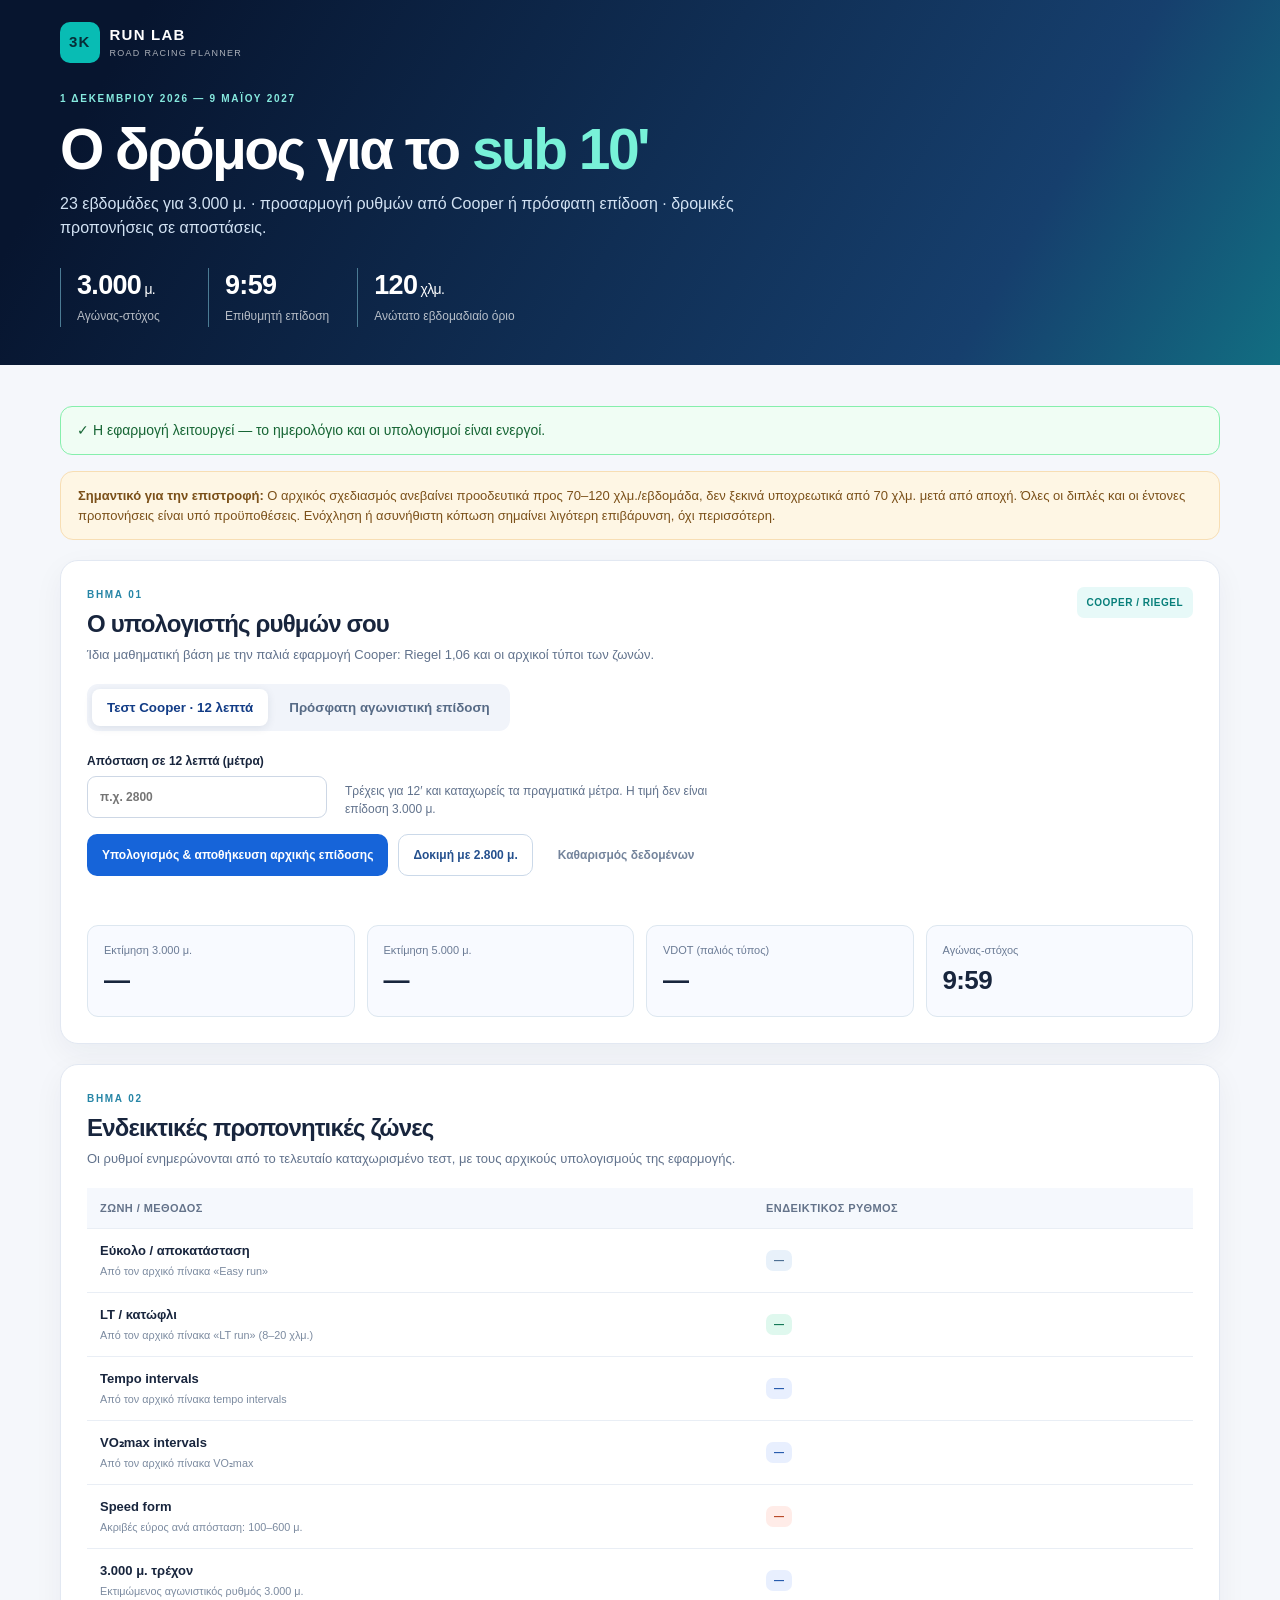
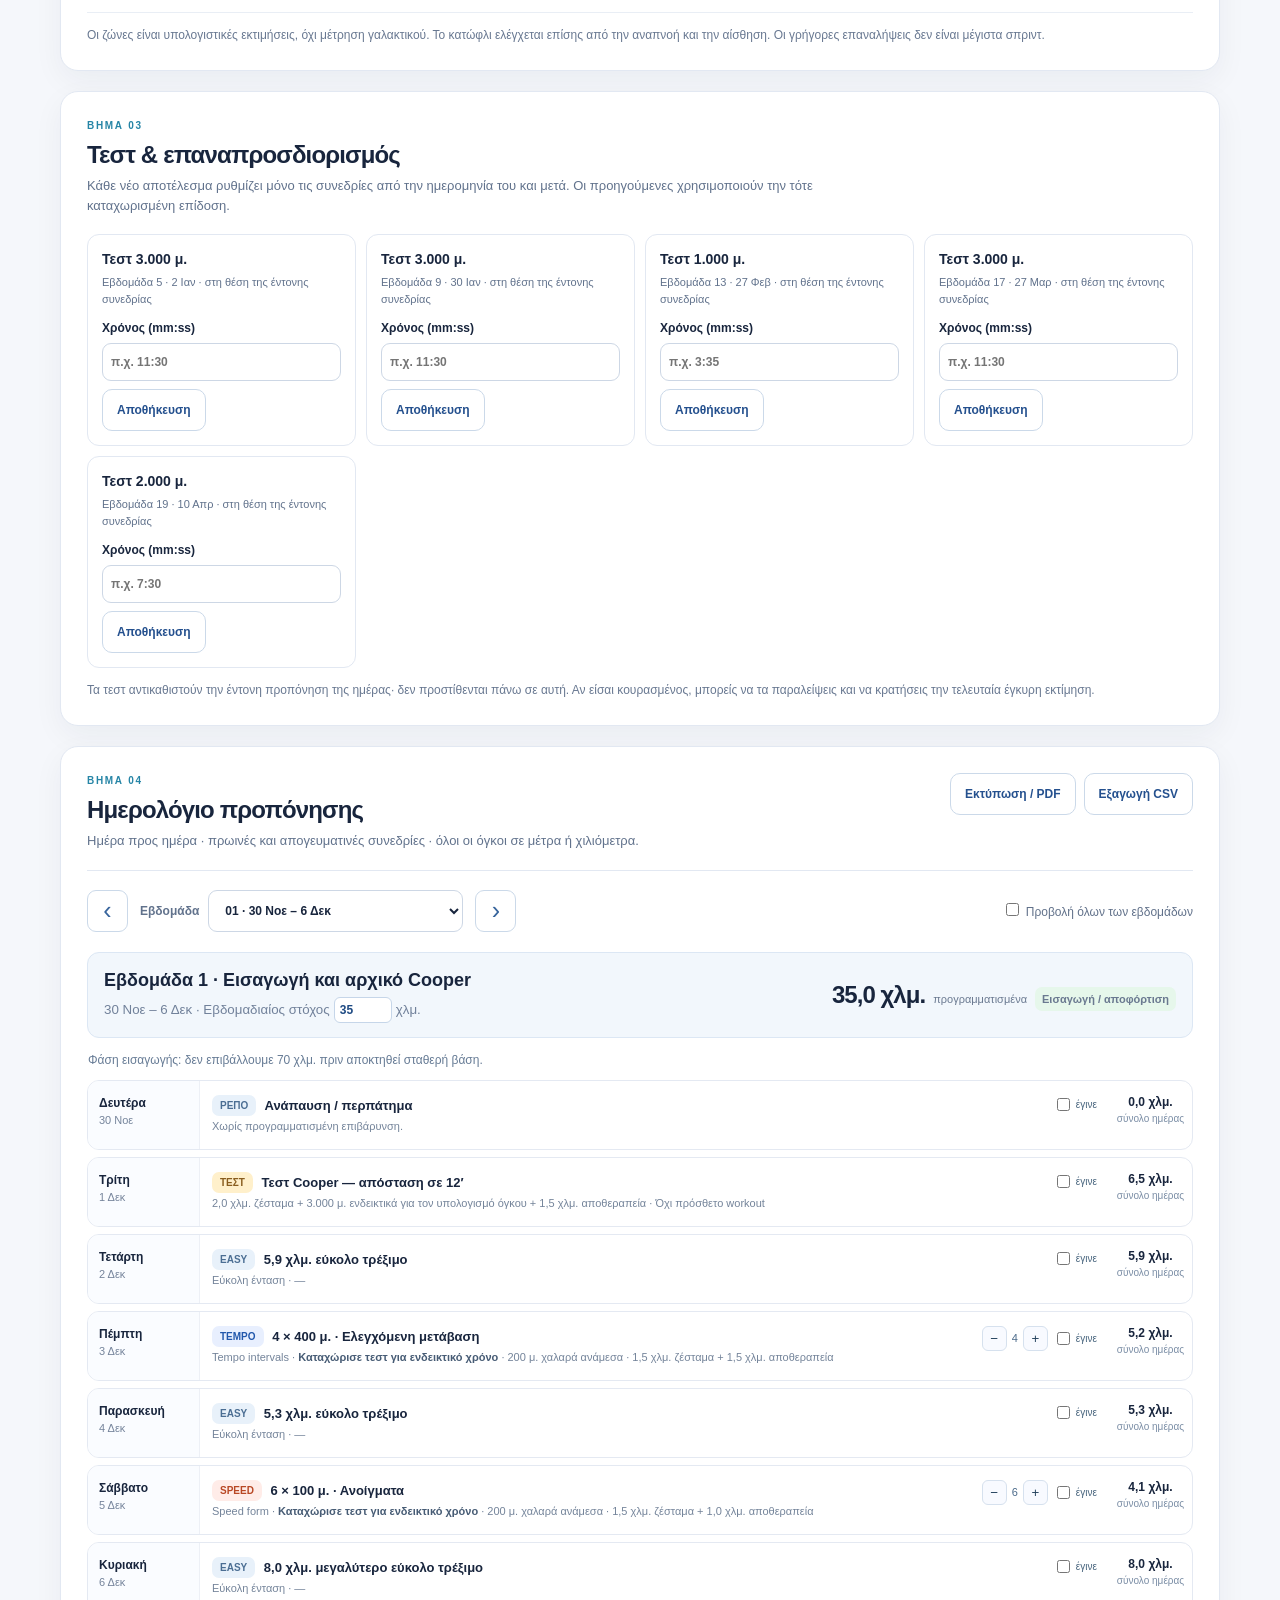
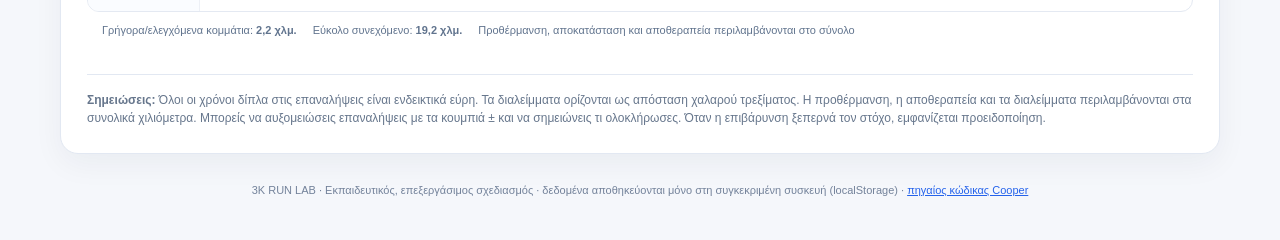
<file: index.html>
<!doctype html>
<html lang="el">
<head>
<meta charset="utf-8">
<meta name="viewport" content="width=device-width,initial-scale=1">
<meta name="theme-color" content="#0c1528">
<title>3K Lab — Προετοιμασία 3.000 μ.</title>
<style>
:root{--bg:#f5f7fb;--card:#fff;--ink:#18253d;--muted:#61728c;--line:#e2e8f2;--blue:#2563eb;--accent:#12b2a1;--warm:#fef6e4;--warmtext:#7b5019;--shadow:0 10px 30px rgba(17,32,63,.05)}*{box-sizing:border-box}body{margin:0;background:var(--bg);font-family:Inter,ui-sans-serif,-apple-system,BlinkMacSystemFont,"Segoe UI",Arial,sans-serif;color:var(--ink);line-height:1.5}.wrap{width:min(1160px,calc(100% - 40px));margin:auto}.hero{background:linear-gradient(120deg,#07152f 10%,#163f6d 78%,#126e82);color:#fff;padding:22px 0 38px}.hero-inner{display:grid;gap:28px}.logo{display:flex;align-items:center;gap:10px;font-size:15px;font-weight:800;letter-spacing:.08em}.logo small{display:block;font-size:9px;font-weight:500;opacity:.65;letter-spacing:.14em}.logomark{padding:9px;background:#08bcb4;color:#072d37;border-radius:10px;font-weight:900}.hero-main h1{font-size:clamp(31px,4.5vw,57px);line-height:1.1;letter-spacing:-.045em;margin:12px 0}.hero-main h1 em{font-style:normal;color:#78f1d8}.hero-main p{max-width:770px;color:#d2e2f3;margin:0}.eyebrow{font-size:10px;font-weight:800;letter-spacing:.17em;color:#86eadf}.eyebrow.muted{color:#2685a6}.hero-stats{display:flex;gap:28px;flex-wrap:wrap}.hero-stats>div{border-left:1px solid #4b7b94;padding-left:16px;min-width:120px}.hero-stats strong{display:block;font-size:27px;line-height:1.3;letter-spacing:-.025em}.hero-stats strong span{font-size:14px;font-weight:500}.hero-stats small{font-size:12px;opacity:.7}main{padding:25px 0 42px}.notice{border-radius:13px;padding:14px 17px;font-size:13px}.notice-warm{background:var(--warm);color:var(--warmtext);border:1px solid #f7deb4;margin-bottom:20px}.panel{background:var(--card);border:1px solid var(--line);border-radius:18px;box-shadow:var(--shadow);padding:26px;margin:0 0 20px}.section-head{display:flex;justify-content:space-between;gap:20px;align-items:flex-start;margin-bottom:19px}.section-head h2{font-size:24px;letter-spacing:-.035em;margin:4px 0 3px}.section-head p{margin:0;font-size:13px;color:var(--muted);max-width:730px}.chip{font-size:10px;letter-spacing:.05em;font-weight:750;background:#e7f9f8;color:#087f7a;padding:8px 10px;border-radius:7px;white-space:nowrap}.tabs{display:flex;gap:6px;background:#f1f4fa;width:fit-content;padding:5px;border-radius:11px}.tab{background:transparent;border:0;padding:11px 15px;border-radius:8px;color:#576b86;font-weight:700;cursor:pointer}.tab.active{background:#fff;color:#123c86;box-shadow:0 2px 8px #1f32501a}.source-fields{display:flex;align-items:end;flex-wrap:wrap;gap:18px;margin:21px 0 16px}.source-fields.hidden{display:none}.source-fields label,.test-edit label{font-size:12px;font-weight:700;display:grid;gap:6px;min-width:220px}.source-fields input,.source-fields select,.test-edit input,.toolbar select{font:inherit;color:var(--ink);border:1px solid #cdd7e5;background:#fff;border-radius:9px;padding:11px 12px;min-height:42px}.source-fields input{width:240px}.field-note{color:var(--muted);font-size:12px;max-width:380px}.action-line{display:flex;gap:10px;align-items:center;flex-wrap:wrap}.btn{font:inherit;font-size:12px;font-weight:750;cursor:pointer;border-radius:10px;padding:11px 14px;border:1px solid transparent}.btn.primary{background:#1664d9;color:white}.btn.secondary{background:white;color:#24508e;border:1px solid #cbd9e9}.btn.link-button{background:transparent;color:#74849c}.btn:hover{filter:brightness(.965)}.message{min-height:20px;font-size:12px;margin:10px 0 0;color:#b24d35}.message.ok{color:#087c71}.results{display:grid;grid-template-columns:repeat(4,minmax(0,1fr));gap:12px;margin-top:19px}.metric{border-radius:11px;border:1px solid #dde7f0;background:#f8faff;padding:16px}.metric span{display:block;color:#6b7b95;font-size:11px}.metric strong{display:block;font-size:26px;letter-spacing:-.025em;margin-top:3px}.table-scroller{width:100%;overflow-x:auto}table{border-collapse:collapse;width:100%;min-width:540px}thead{background:#f5f8fd}th{text-align:left;color:#64738a;font-size:11px;letter-spacing:.04em;text-transform:uppercase}th,td{padding:12px 13px;border-bottom:1px solid #e9eef5}td{font-size:13px}td strong{font-weight:700}.tag{display:inline-block;border-radius:7px;font-size:10px;font-weight:800;padding:3px 8px;background:#e8effe;color:#2258ac}.tag.speed{background:#ffece8;color:#b84724}.tag.threshold{background:#dff8ee;color:#117654}.tag.easy{background:#e8f1fa;color:#4b6e93}.tag.test{background:#fff0cb;color:#895d1e}.method{font-size:12px;color:#687891;margin-top:13px}.checkpoint-list{display:grid;grid-template-columns:repeat(auto-fit,minmax(245px,1fr));gap:10px}.checkpoint{border:1px solid var(--line);padding:14px;border-radius:12px}.checkpoint h3{margin:0 0 4px;font-size:14px}.checkpoint .subtitle{font-size:11px;color:var(--muted);margin-bottom:12px}.test-edit{display:flex;align-items:end;gap:8px;flex-wrap:wrap}.test-edit label{min-width:130px;flex:1}.test-edit input{min-width:0;width:100%;padding:8px;min-height:38px}.test-edit button{min-height:38px}.setmark{margin-top:6px;font-size:11px;color:#0b8374}.toolbar{display:flex;align-items:center;gap:12px;flex-wrap:wrap;border-top:1px solid var(--line);padding-top:19px;margin-bottom:20px}.toolbar-select{font-size:12px;font-weight:700;color:var(--muted);display:flex;align-items:center;gap:9px}.toolbar-select select{min-width:255px}.square-btn{border:1px solid #cbd9e9;background:#fff;border-radius:9px;font-size:25px;cursor:pointer;min-width:41px;height:42px;color:#37649c}.checkline{margin-left:auto;font-size:12px;cursor:pointer;color:#61718a}.right-actions{display:flex;gap:8px;flex-wrap:wrap}.week-block{margin-bottom:25px}.week-top{display:flex;justify-content:space-between;align-items:center;flex-wrap:wrap;gap:12px;background:#f2f7fc;padding:14px 16px;border:1px solid #dce7f4;border-radius:12px;margin-bottom:8px}.week-top h3{margin:0 0 3px;font-size:18px}.week-top small{color:#71819a}.volume-pill{display:flex;gap:9px;align-items:baseline}.volume-pill strong{font-size:24px;letter-spacing:-.04em}.volume-pill span{font-size:11px;color:#6a7990}.status{border-radius:7px;background:#e6f7eb;color:#167346;font-weight:700;padding:4px 7px;font-size:10px}.status.warn{background:#fff0d8;color:#9a6213}.week-notes{font-size:12px;color:#667b95;padding:5px 1px 11px}.days{display:grid;gap:7px}.day{display:grid;grid-template-columns:112px minmax(0,1fr) 83px;align-items:start;border:1px solid #e4e9f2;background:#fff;border-radius:12px;overflow:hidden}.day-date{padding:13px 11px;background:#fafcff;height:100%;border-right:1px solid #edf0f6}.day-date strong{display:block;font-size:12px}.day-date small{display:block;color:#75849b;font-size:11px}.day-sessions{padding:8px 12px}.session{padding:6px 0;border-bottom:1px dashed #ebeff6;display:flex;align-items:flex-start;justify-content:space-between;gap:13px}.session:last-child{border-bottom:0}.session-body{min-width:0;flex:1}.session-line{font-size:13px;font-weight:750}.session-sub{font-size:11px;color:#74849a;margin-top:2px;line-height:1.55}.session-sub b{font-weight:700;color:#475c75}.session-line .tag{vertical-align:1px;margin-right:5px}.session-controls{display:flex;align-items:center;gap:5px;flex-wrap:wrap;justify-content:flex-end}.session-controls button{border:1px solid #d6e1ee;background:#f8faff;color:#23415c;cursor:pointer;border-radius:6px;min-width:25px;min-height:25px}.session-controls button:disabled{opacity:.4;cursor:not-allowed}.session-controls .reps{font-size:11px;color:#4b6a8a}.done{font-size:10px;color:#47647d;display:flex;align-items:center;gap:3px;cursor:pointer}.day-km{padding:12px 7px;text-align:center;white-space:nowrap;font-size:12px;font-weight:750}.day-km small{display:block;color:#7a8da5;font-size:10px;font-weight:500}.day-done{background:#f2fbf6;border-color:#cee9d9}.weekly-breakdown{padding:10px 15px;color:#61748e;font-size:11px;display:flex;gap:16px;flex-wrap:wrap}.legend{border-top:1px solid var(--line);padding-top:16px;margin-top:15px;color:#66768c;font-size:12px}footer{color:#73829a;font-size:11px;text-align:center;padding-top:8px}a{color:#2563eb}.muted-dash{color:#9aa6b8}.plan-panel{min-height:600px}@media(max-width:700px){.wrap{width:min(100% - 22px,1160px)}.hero{padding-bottom:28px}.hero-inner{gap:20px}.panel{padding:16px;border-radius:13px}.section-head{display:block}.chip{display:none}.results{grid-template-columns:repeat(2,minmax(0,1fr))}.tab{font-size:11px;padding:10px}.tabs{width:100%}.tab{flex:1}.day{grid-template-columns:78px minmax(0,1fr);position:relative}.day-date{padding:11px 7px}.day-sessions{padding:7px 8px}.day-km{grid-column:2;text-align:left;padding:0 8px 9px}.day-km small{display:inline;margin-left:5px}.session{display:block}.session-controls{justify-content:flex-start;margin:4px 0 0}.toolbar-select select{min-width:0;width:160px}.checkline{margin-left:0}.hero-stats{gap:10px}.hero-stats>div{min-width:102px}.metric{padding:12px}.metric strong{font-size:22px}}@media print{body{background:#fff}.hero{background:#fff;color:#000;padding:5px 0}.hero-main h1{font-size:25px}.hero-main h1 em{color:#000}.hero-stats,.notice,.tabs,.source-fields,.action-line,.toolbar,.right-actions,.checkpoint-list,.legend,.method,footer{display:none!important}.panel{box-shadow:none;border:0;padding:0;margin:10px 0}.plan-panel{min-height:0}.week-block{page-break-inside:avoid}.day{break-inside:avoid}.week-top{background:#eee;break-after:avoid}.days{gap:2px}.day-date,.day-sessions,.day-km{padding:5px}.section-head{margin:0 0 8px}.section-head h2{font-size:17px}.results,.input-panel,#zones-table{display:none}.session-controls{display:none}.week-block:not(.print-visible){display:none}}

.target-picker{display:inline-flex;align-items:center;gap:4px;flex-wrap:wrap}.target-picker input{width:58px;height:26px;font-size:12px;color:#1e4a83;background:white;border:1px solid #c6d6e9;border-radius:6px;padding:2px 5px;font-weight:700}.target-picker input:focus{outline:2px solid #a7c5ec}.week-top .volume-pill{gap:8px}

.runtime-status{margin:16px 0;padding:13px 16px;border:1px solid #cbd5e1;border-radius:12px;background:#f8fafc;color:#334155;font-size:14px;line-height:1.5}.runtime-status.running{background:#f0fdf4;border-color:#86efac;color:#166534}

</style>
</head>
<body>
<header class="hero">
 <div class="wrap hero-inner">
  <div class="logo"><span class="logomark">3K</span><span>RUN LAB <small>ROAD RACING PLANNER</small></span></div>
  <div class="hero-main"><div class="eyebrow">1 ΔΕΚΕΜΒΡΙΟΥ 2026 — 9 ΜΑΪΟΥ 2027</div><h1>Ο δρόμος για το <em>sub 10'</em></h1><p>23 εβδομάδες για 3.000 μ. · προσαρμογή ρυθμών από Cooper ή πρόσφατη επίδοση · δρομικές προπονήσεις σε αποστάσεις.</p></div>
  <div class="hero-stats"><div><strong>3.000<span> μ.</span></strong><small>Αγώνας-στόχος</small></div><div><strong>9:59</strong><small>Επιθυμητή επίδοση</small></div><div><strong>120<span> χλμ.</span></strong><small>Ανώτατο εβδομαδιαίο όριο</small></div></div>
 </div>
</header>
<main class="wrap">
 <div class="runtime-status" id="js-status" role="status" aria-live="polite">Η εφαρμογή δεν έχει ξεκινήσει. Αν την ανοίγεις μέσα από προεπισκόπηση αρχείου στο iPhone, ο JavaScript κώδικας μπορεί να μην εκτελείται. Χρειάζεται κανονικός browser ή δημοσίευση σε GitHub Pages.</div>
 <noscript><div class="notice notice-warm">Η JavaScript είναι απενεργοποιημένη. Χωρίς αυτήν δεν μπορούν να εμφανιστούν τα δυναμικά προγράμματα και οι ρυθμοί.</div></noscript>
 <div class="notice notice-warm"><strong>Σημαντικό για την επιστροφή:</strong> Ο αρχικός σχεδιασμός ανεβαίνει προοδευτικά προς 70–120 χλμ./εβδομάδα, δεν ξεκινά υποχρεωτικά από 70 χλμ. μετά από αποχή. Όλες οι διπλές και οι έντονες προπονήσεις είναι υπό προϋποθέσεις. Ενόχληση ή ασυνήθιστη κόπωση σημαίνει λιγότερη επιβάρυνση, όχι περισσότερη.</div>
 <section class="panel input-panel" aria-labelledby="calc-title">
  <div class="section-head"><div><div class="eyebrow muted">ΒΗΜΑ 01</div><h2 id="calc-title">Ο υπολογιστής ρυθμών σου</h2><p>Ίδια μαθηματική βάση με την παλιά εφαρμογή Cooper: Riegel 1,06 και οι αρχικοί τύποι των ζωνών.</p></div><span class="chip">COOPER / RIEGEL</span></div>
  <div class="tabs" role="tablist" aria-label="Πηγή ρυθμών"><button id="mode-cooper" class="tab active" role="tab" aria-selected="true">Τεστ Cooper · 12 λεπτά</button><button id="mode-race" class="tab" role="tab" aria-selected="false">Πρόσφατη αγωνιστική επίδοση</button></div>
  <div class="source-fields" id="cooper-fields"><label>Απόσταση σε 12 λεπτά (μέτρα)<input id="cooper-meters" type="number" min="1000" max="5000" step="1" placeholder="π.χ. 2800" inputmode="numeric"></label><div class="field-note">Τρέχεις για 12′ και καταχωρείς τα πραγματικά μέτρα. Η τιμή δεν είναι επίδοση 3.000 μ.</div></div>
  <div class="source-fields hidden" id="race-fields"><label>Απόσταση αγώνα<select id="race-distance"><option value="800">800 μ.</option><option value="1000">1.000 μ.</option><option value="1500">1.500 μ.</option><option value="2000">2.000 μ.</option><option value="3000" selected>3.000 μ.</option><option value="4000">4.000 μ.</option><option value="5000">5.000 μ.</option><option value="10000">10.000 μ.</option><option value="21097.5">Ημιμαραθώνιος</option><option value="42195">Μαραθώνιος</option></select></label><label>Επίσημος χρόνος (mm:ss ή hh:mm:ss)<input id="race-time" type="text" placeholder="π.χ. 12:00" inputmode="text"></label></div>
  <div class="action-line"><button id="save-base" class="btn primary">Υπολογισμός & αποθήκευση αρχικής επίδοσης</button><button id="demo" class="btn secondary">Δοκιμή με 2.800 μ.</button><button id="clear-data" class="btn link-button">Καθαρισμός δεδομένων</button></div><div id="input-msg" class="message" aria-live="polite"></div>
  <div class="results" id="results"><div class="metric"><span>Εκτίμηση 3.000 μ.</span><strong id="est-3k">—</strong></div><div class="metric"><span>Εκτίμηση 5.000 μ.</span><strong id="est-5k">—</strong></div><div class="metric"><span>VDOT (παλιός τύπος)</span><strong id="est-vdot">—</strong></div><div class="metric"><span>Αγώνας-στόχος</span><strong>9:59</strong></div></div>
 </section>
 <section class="panel" aria-labelledby="zones-title"><div class="section-head"><div><div class="eyebrow muted">ΒΗΜΑ 02</div><h2 id="zones-title">Ενδεικτικές προπονητικές ζώνες</h2><p>Οι ρυθμοί ενημερώνονται από το τελευταίο καταχωρισμένο τεστ, με τους αρχικούς υπολογισμούς της εφαρμογής.</p></div></div><div id="zones-table" class="table-scroller"></div><div class="method">Οι ζώνες είναι υπολογιστικές εκτιμήσεις, όχι μέτρηση γαλακτικού. Το κατώφλι ελέγχεται επίσης από την αναπνοή και την αίσθηση. Οι γρήγορες επαναλήψεις δεν είναι μέγιστα σπριντ.</div></section>
 <section class="panel" aria-labelledby="tests-title"><div class="section-head"><div><div class="eyebrow muted">ΒΗΜΑ 03</div><h2 id="tests-title">Τεστ & επαναπροσδιορισμός</h2><p>Κάθε νέο αποτέλεσμα ρυθμίζει μόνο τις συνεδρίες από την ημερομηνία του και μετά. Οι προηγούμενες χρησιμοποιούν την τότε καταχωρισμένη επίδοση.</p></div></div><div id="checkpoints" class="checkpoint-list"></div><div class="method">Τα τεστ αντικαθιστούν την έντονη προπόνηση της ημέρας· δεν προστίθενται πάνω σε αυτή. Αν είσαι κουρασμένος, μπορείς να τα παραλείψεις και να κρατήσεις την τελευταία έγκυρη εκτίμηση.</div></section>
 <section class="panel plan-panel" aria-labelledby="plan-title"><div class="section-head"><div><div class="eyebrow muted">ΒΗΜΑ 04</div><h2 id="plan-title">Ημερολόγιο προπόνησης</h2><p>Ημέρα προς ημέρα · πρωινές και απογευματινές συνεδρίες · όλοι οι όγκοι σε μέτρα ή χιλιόμετρα.</p></div><div class="right-actions"><button class="btn secondary" id="print-btn">Εκτύπωση / PDF</button><button class="btn secondary" id="csv-btn">Εξαγωγή CSV</button></div></div>
  <div class="toolbar"><button id="prevweek" class="square-btn" aria-label="Προηγούμενη εβδομάδα">‹</button><label class="toolbar-select">Εβδομάδα <select id="week-select"></select></label><button id="nextweek" class="square-btn" aria-label="Επόμενη εβδομάδα">›</button><label class="checkline"><input id="all-weeks" type="checkbox"> Προβολή όλων των εβδομάδων</label></div>
  <div id="week-container"></div>
  <div class="legend"><strong>Σημειώσεις:</strong> Όλοι οι χρόνοι δίπλα στις επαναλήψεις είναι ενδεικτικά εύρη. Τα διαλείμματα ορίζονται ως απόσταση χαλαρού τρεξίματος. Η προθέρμανση, η αποθεραπεία και τα διαλείμματα περιλαμβάνονται στα συνολικά χιλιόμετρα. Μπορείς να αυξομειώσεις επαναλήψεις με τα κουμπιά ± και να σημειώνεις τι ολοκλήρωσες. Όταν η επιβάρυνση ξεπερνά τον στόχο, εμφανίζεται προειδοποίηση.</div>
 </section>
 <footer>3K RUN LAB · Εκπαιδευτικός, επεξεργάσιμος σχεδιασμός · δεδομένα αποθηκεύονται μόνο στη συγκεκριμένη συσκευή (localStorage) · <a href="https://github.com/GeorgiosChatzigiannis/test-cooper" target="_blank" rel="noopener noreferrer">πηγαίος κώδικας Cooper</a></footer>
</main>
<script>
'use strict';
/* 3K RUN LAB — Offline planner. Calculation constants from
   GeorgiosChatzigiannis/test-cooper, cooper 1.0.1.htm (original generated Excel JS).
   Original Cooper -> race prediction Riegel 1.06. Original 5K -> VDOT and zones. */
const START = new Date(Date.UTC(2026,10,30,12)); // Monday preceding Dec 1
const TOTAL_WEEKS = 23;
const WEEK_TARGETS = [35,43,52,60,66,72,77,82,71,87,92,97,78,101,106,111,90,115,86,118,104,80,54];
const WEEK_THEMES = [
 'Εισαγωγή και αρχικό Cooper','Προσαρμογή στο τρέξιμο','Πρώτα ελεγχόμενα κομμάτια','Σταθερή αερόβια δουλειά','Ελεγχόμενο τεστ 3.000 μ.',
 'Ενίσχυση κατωφλίου','Πρώτη δυνητική διπλή ημέρα','Σταδιακή αύξηση','Τεστ 3.000 μ. και αποφόρτιση','Ανάπτυξη αερόβιας ικανότητας',
 'Αύξηση ειδικών διαστημάτων','Πρώτη δυνητική δεύτερη διπλή','Τεστ 1.000 μ. και αποφόρτιση','Εξειδίκευση στα 3.000 μ.',
 'Ανάπτυξη ειδικής αντοχής','Μεγαλύτερα αγωνιστικά κομμάτια','Τεστ 3.000 μ. και αποφόρτιση','Κύρια εβδομάδα ειδικής επιβάρυνσης',
 'Τεστ 2.000 μ. και μειωμένος όγκος','Τελευταία δυνατή εβδομάδα','Εξισορρόπηση ποιότητας','Taper: λιγότερος όγκος, λίγη ένταση','Εβδομάδα αγώνα — φρεσκάρισμα'
];
const DAYS=['Δευτέρα','Τρίτη','Τετάρτη','Πέμπτη','Παρασκευή','Σάββατο','Κυριακή'];
const TESTS=[
 {id:'initial',week:1,day:1,dist:0,label:'Αρχικό Cooper 12′',date:'2026-12-01'},
 {id:'jan3k',week:5,day:5,dist:3000,label:'Τεστ 3.000 μ.',date:'2027-01-02'},
 {id:'feb3k',week:9,day:5,dist:3000,label:'Τεστ 3.000 μ.',date:'2027-01-30'},
 {id:'feb1k',week:13,day:5,dist:1000,label:'Τεστ 1.000 μ.',date:'2027-02-27'},
 {id:'mar3k',week:17,day:5,dist:3000,label:'Τεστ 3.000 μ.',date:'2027-03-27'},
 {id:'apr2k',week:19,day:5,dist:2000,label:'Τεστ 2.000 μ.',date:'2027-04-10'}
];
const ZONE_INFO=[
 ['easy','Εύκολο / αποκατάσταση','Από τον αρχικό πίνακα «Easy run»'],
 ['threshold','LT / κατώφλι','Από τον αρχικό πίνακα «LT run» (8–20 χλμ.)'],
 ['tempo','Tempo intervals','Από τον αρχικό πίνακα tempo intervals'],
 ['vo2','VO₂max intervals','Από τον αρχικό πίνακα VO₂max'],
 ['speed','Speed form','Ακριβές εύρος ανά απόσταση: 100–600 μ.'],
 ['race3k','3.000 μ. τρέχον','Εκτιμώμενος αγωνιστικός ρυθμός 3.000 μ.']
];
const STORE_KEY='3k-lab-v1';
let state={mode:'cooper',source:null,results:{},repOverrides:{},done:{},weekTargets:{},week:1,all:false};
try{const stored=JSON.parse(localStorage.getItem(STORE_KEY)||'null');if(stored&&typeof stored==='object'){
 state={...state,...stored};
 for(const key of ['results','repOverrides','done','weekTargets']) if(!state[key]||typeof state[key]!=='object'||Array.isArray(state[key]))state[key]={};
 if(!['cooper','race'].includes(state.mode))state.mode='cooper';
 if(!Number.isInteger(state.week)||state.week<1||state.week>TOTAL_WEEKS)state.week=1;
 state.all=!!state.all;
}}catch(e){}
function targetFor(w){const x=Number(state.weekTargets?.[w]);return Number.isFinite(x)&&x>=25&&x<=120?x:WEEK_TARGETS[w-1]}
function save(){try{localStorage.setItem(STORE_KEY,JSON.stringify(state))}catch(e){}}
function $(id){return document.getElementById(id)}
function dayDate(week, day){const d=new Date(START);d.setUTCDate(d.getUTCDate()+(week-1)*7+day);return d}
function isoDate(d){return d.toISOString().slice(0,10)}
function fmtDate(d){return new Intl.DateTimeFormat('el-GR',{timeZone:'UTC',day:'numeric',month:'short'}).format(d)}
function fmtN(x,digits=1){return new Intl.NumberFormat('el-GR',{maximumFractionDigits:digits,minimumFractionDigits:digits}).format(x)}
function formatSec(seconds, allowHours=false){if(!Number.isFinite(seconds)||seconds<=0)return '—';let n=Math.round(seconds);const h=Math.floor(n/3600);n%=3600;const m=Math.floor(n/60),s=n%60;if(allowHours&&h)return `${h}:${String(m).padStart(2,'0')}:${String(s).padStart(2,'0')}`;return `${h?`${h*60+m}`:m}:${String(s).padStart(2,'0')}`}
function readTime(s){s=String(s||'').trim().replace(/\s+/g,'');if(!/^[0-9]+(?::[0-9]{1,2}){1,2}$/.test(s))return NaN;const a=s.split(':').map(Number);if(a.slice(1).some(x=>x>59))return NaN;return a.reduce((v,n)=>v*60+n,0)}
function round(x,p=1){const f=10**p;return Math.round((x+Number.EPSILON)*f)/f}
function rep(d,amount,zone='threshold',recover=200,name='',wu=2,cd=1.5){return {kind:'interval',reps:d,dist:amount,zone,recover,name,wu,cd}}
function jog(km,title='Εύκολο τρέξιμο',zone='easy'){return {kind:'easy',km:round(km),title,zone}}
function assessment(test){return {kind:'test',testId:test.id,dist:test.dist,wu:2,cd:1.5}}
function race(){return {kind:'race',dist:3000,wu:2,cd:1.5}}
function rest(){return {kind:'rest'}}
function buildBase(week){
 const w=week, ds=Array.from({length:7},()=>[]);
 function add(day,session,side='Πρωί'){ds[day].push({...session,side,key:`${w}-${day}-${ds[day].length}`})}
 const test=TESTS.find(t=>t.week===w);
 if(w===1){add(1,assessment(TESTS[0]));add(3,rep(4,400,'tempo',200,'Ελεγχόμενη μετάβαση',1.5,1.5));add(5,rep(6,100,'speed',200,'Ανοίγματα',1.5,1));}
 else if(w===2){add(1,rep(6,200,'tempo',200,'Σταδιακή εισαγωγή',1.5,1.5));add(3,rep(5,400,'threshold',200,'Ελεγχόμενα κομμάτια',2,1.5));add(5,rep(6,100,'speed',200,'Χαλαρά γρήγορα',1.5,1));}
 else if(w===23){add(1,rep(3,300,'race3k',400,'Αγωνιστική αίσθηση',2,1.5));add(3,rep(3,150,'speed',250,'Ανοίγματα / φρεσκάρισμα',2,1.5));add(5,rest());add(6,race())}
 else{
  let am,pm=null,th,thPm=null,sat;
  const tues={
 3:[4,600],4:[5,600],5:[3,800],6:[4,1000],7:[5,1000],8:[4,1200],9:[3,1000],10:[5,1000],11:[5,1200],12:[5,1000],13:[3,800],14:[4,1200],15:[5,1000],16:[4,1400],17:[3,1000],18:[5,1200],19:[3,1000],20:[5,1200],21:[4,1000],22:[3,800]};
  const thurs={
 3:[4,800],4:[4,1000],5:[3,1000],6:[4,1000],7:[4,1000],8:[4,1200],9:[3,800],10:[4,1200],11:[5,1000],12:[4,1400],13:[3,800],14:[4,1200],15:[4,1400],16:[5,1200],17:[3,800],18:[5,1200],19:[3,800],20:[4,1200],21:[4,1000],22:[3,600]};
  const sats={
 3:[6,150,'speed'],4:[8,200,'speed'],5:[6,200,'speed'],6:[6,200,'speed'],7:[7,200,'speed'],8:[6,300,'speed'],9:[6,200,'speed'],10:[6,300,'speed'],11:[5,400,'vo2'],12:[4,600,'vo2'],13:[6,150,'speed'],14:[6,400,'race3k'],15:[5,600,'race3k'],16:[3,800,'race3k'],17:[6,200,'speed'],18:[3,1000,'race3k'],19:[5,200,'speed'],20:[4,800,'race3k'],21:[3,600,'race3k'],22:[4,300,'race3k']};
  am=tues[w];th=thurs[w];sat=sats[w];
  add(1,rep(am[0],am[1],w<5?'tempo':'threshold',200,'Κατώφλι — πρωινή',2,1.5));
  if(w>=7 && ![9,13,17,19,21,22].includes(w)){const x=(w>=14)?[8,400]:[6,400];pm=rep(x[0],x[1],'threshold',200,'Δεύτερο κατώφλι — προαιρετικό',1.5,1.0);add(1,pm,'Απόγευμα')}
  add(3,rep(th[0],th[1],'threshold',200,'Κατώφλι — ελεγχόμενη ένταση',2,1.5));
  if(w>=12 && w<=18 && ![13,17].includes(w)){thPm=rep(6,300,'threshold',150,'Δεύτερη διπλή — προαιρετική',1.5,1);add(3,thPm,'Απόγευμα')}
  if(test)add(5,assessment(test));else add(5,rep(sat[0],sat[1],sat[2],sat[2]==='speed'?250:400,'Ταχύτητα / ειδική αντοχή',2,1.5));
 }
 // Long run on Sunday; the race replaces it in week 23.
 if(w!==23){let long=w===1?8:w===2?10:w===3?11:w<6?12:w<10?13:w<14?14:w<20?16:14;add(6,jog(long,'Μεγαλύτερο εύκολο τρέξιμο'))}
 // First Monday is Nov 30, not a training day.
 if(w===1)add(0,rest());
 const current=ds.flat().reduce((a,s)=>a+sessionKm(s,false),0);
 let balance=round(targetFor(w)-current);
 const easyDays=w===1?[2,4]:[0,2,4];
 // Prefer easy single runs; above 15 km, split volume into a second easy run.
 const quota=easyDays.map((day)=>({day,km:0,pm:0}));
 if(balance>0){
   const possible=Math.min(balance,15*quota.length);
   const weights=quota.map(q=>q.day===2?1.06:q.day===4?.96:1);
   const ws=weights.reduce((a,b)=>a+b,0);
   let assigned=0;
   quota.forEach((q,i)=>{q.km=Math.min(w===23&&q.day===4?6:15,round(possible*weights[i]/ws));assigned+=q.km});
   let left=round(balance-assigned);
   for(const q of quota){if(left<=0)break;let t=Math.min((w===23&&q.day===4?6:15)-q.km,left);q.km=round(q.km+t);left=round(left-t)}
   for(const q of quota){if(left<=0)break;let t=Math.min(9,left);q.pm=round(t);left=round(left-t)}
   // If unusual volume is still left, distribute again across easy PM slots.
   if(left>0){for(const q of quota){if(left<=0)break;q.pm=round(q.pm+Math.min(left,7));left=round(left-Math.min(left,7))}}
 }
 quota.forEach(q=>{if(q.km>.05)add(q.day,jog(q.km));if(q.pm>.05)add(q.day,jog(q.pm,'Δεύτερο χαλαρό τρέξιμο'),'Απόγευμα')});
 // Sort mornings before afternoons, stable within each day.
 ds.forEach(day=>day.sort((a,b)=>Number(a.side==='Απόγευμα')-Number(b.side==='Απόγευμα')));
 return ds;
}
function repCount(s,adjust=true){if(s.kind!=='interval')return 0;return adjust?Math.max(1,s.reps+(Number(state.repOverrides[s.key])||0)):s.reps}
function sessionKm(s,withAdjust=true){if(s.kind==='rest')return 0;if(s.kind==='easy')return s.km;if(s.kind==='interval'){const n=repCount(s,withAdjust);return (s.wu*1000+n*s.dist+Math.max(0,n-1)*s.recover+s.cd*1000)/1000}if(s.kind==='race')return s.wu+3+s.cd;if(s.kind==='test'){const t=TESTS.find(t=>t.id===s.testId);let d=(t?.dist||3000)/1000;if(t?.id==='initial'&&state.source?.mode==='cooper')d=state.source.meters/1000;return s.wu+s.cd+d}return 0}
function getSourceFor(date){const all=[];if(state.source){all.push({...state.source,date:'2026-11-30'})}for(const t of TESTS.filter(t=>t.id!=='initial')){if(state.results[t.id])all.push({mode:'race',distance:t.dist,seconds:state.results[t.id],date:t.date})}all.sort((a,b)=>a.date.localeCompare(b.date));return all.filter(a=>a.date<=date).slice(-1)[0]||null}
function calculate(source){if(!source)return null;const t5=source.mode==='cooper'?720*Math.pow(5000/source.meters,1.06):source.seconds*Math.pow(5000/source.distance,1.06);
 if(!(t5>0))return null;
 const t5min=t5/60,vm=5000/t5min;
 const endurance=0.8+0.1894393*Math.exp(-0.012778*t5min)+0.2989558*Math.exp(-0.1932605*t5min);
 const vdot=round((-4.6+0.182258*vm+0.000104*vm*vm)/endurance,1);
 const paceV=(pct)=>{const x=vdot*pct;const velocity=29.54+5.000663*x-0.007546*x*x;return velocity>0?60000/velocity:NaN};
 const raceT=(metres)=>t5*Math.pow(metres/5000,metres<=1500?1.08:metres===2000?1.07:1.06);
 const raceP=(metres)=>raceT(metres)/metres*1000;
 // Exact original workbook 5K -> marathon conversion uses miles shown below, not rounded metric distance.
 const maraTime=t5*Math.pow(26.21875/3.10685596,1.06);
 const maraPace=maraTime/(26.21875*1609.344)*1000;
 const easyUpper=paceV(0.59+0.41*(0.7-0.65)/0.35);
 const easyFaster=paceV(0.59+0.41*(0.75-0.65)/0.35)+(maraPace-paceV(0.59+0.41*(0.75-0.65)/0.35))*0.6667;
 const pace88=paceV(.88), eight=raceP(8000),twenty=raceP(20000);
 const ordered=(a,b)=>[Math.min(a,b),Math.max(a,b)];
 return {t5,t3:raceT(3000),vdot,originalPace:{p88:pace88,byDistance:Object.fromEntries([100,200,400,800,1000,1500,2000,3000,5000,7000,8000,10000,12000,20000].map(d=>[d,raceP(d)]))},zones:{
  easy:ordered(easyFaster,easyUpper),threshold:ordered(eight,twenty),tempo:ordered(pace88,eight),vo2:ordered(raceP(3000),raceP(5000)),speed:ordered(raceP(1000),raceP(2000)),race3k:[raceP(3000),raceP(3000)]
 }};
}
function paceRange(calc,zone){if(!calc)return '—';const z=calc.zones[zone];if(!z)return '—';if(zone==='speed')return 'Διαφέρει ανά επανάληψη';return z[1]-z[0]<.5?`${formatSec(z[0])}/χλμ.`:`${formatSec(z[0])} – ${formatSec(z[1])}/χλμ.`}
function splitRange(calc,zone,d){
 if(!calc)return 'Καταχώρισε τεστ για ενδεικτικό χρόνο';
 let z=calc.zones[zone];if(!z)return '—';
 const p=calc.originalPace.byDistance;
 if(zone==='speed'){
  // Faithful to the original Cooper sheet's distance-dependent Speed form table.
  if(d<=100)z=[p[100],p[400]];
  else if(d<=150)z=[p[100],p[800]];
  else if(d<=200)z=[p[200],p[1000]];
  else if(d<=500)z=[p[800],p[2000]];
  else z=[p[1000],p[2000]];
 }
 if(zone==='vo2'){
  if(d>=1800)z=[p[3000],p[10000]];
  else if(d>=1400)z=[p[3000],p[8000]];
  else if(d>=1100)z=[p[3000],p[7000]];
  else if(d>=900)z=[p[3000],p[5000]];
  else z=[p[2000],p[5000]];
 }
 const a=formatSec(Math.min(...z)*d/1000),b=formatSec(Math.max(...z)*d/1000);
 return `${a}${a===b?'':` – ${b}`} / ${d} μ.`;
}
function htmlEscape(v){return String(v).replace(/[&<>"']/g,x=>({'&':'&amp;','<':'&lt;','>':'&gt;','"':'&quot;',"'":'&#39;'}[x]))}
function showMsg(str,good=false){$('input-msg').textContent=str;$('input-msg').classList.toggle('ok',good)}
function renderSource(){const isCooper=state.mode!=='race';$('mode-cooper').classList.toggle('active',isCooper);$('mode-race').classList.toggle('active',!isCooper);$('mode-cooper').setAttribute('aria-selected',String(isCooper));$('mode-race').setAttribute('aria-selected',String(!isCooper));$('cooper-fields').classList.toggle('hidden',!isCooper);$('race-fields').classList.toggle('hidden',isCooper);
 if(state.source){if(state.source.mode==='cooper')$('cooper-meters').value=state.source.meters;else{$('race-distance').value=state.source.distance;$('race-time').value=formatSec(state.source.seconds,true)}}}
function renderResults(){const c=calculate(getSourceFor('2027-05-09'));$('est-3k').textContent=c?formatSec(c.t3):'—';$('est-5k').textContent=c?formatSec(c.t5,true):'—';$('est-vdot').textContent=c?fmtN(c.vdot):'—';const rows=ZONE_INFO.map(([id,name,subtitle])=>`<tr><td><strong>${name}</strong><br><small style="color:#7c8ba0">${subtitle}</small></td><td><span class="tag ${id==='easy'?'easy':id==='speed'?'speed':id==='threshold'?'threshold':''}">${paceRange(c,id)}</span></td></tr>`).join('');$('zones-table').innerHTML=`<table><thead><tr><th>Ζώνη / μέθοδος</th><th>Ενδεικτικός ρυθμός</th></tr></thead><tbody>${rows}</tbody></table>`}
function renderCheckpoints(){const html=TESTS.filter(t=>t.id!=='initial').map(t=>{const val=state.results[t.id];const sample=t.dist===1000?'3:35':t.dist===2000?'7:30':'11:30';const date=fmtDate(new Date(`${t.date}T12:00:00Z`));return `<div class="checkpoint"><h3>${t.label}</h3><div class="subtitle">Εβδομάδα ${t.week} · ${date} · στη θέση της έντονης συνεδρίας</div><div class="test-edit"><label>Χρόνος (mm:ss)<input data-test-input="${t.id}" value="${val?formatSec(val,true):''}" placeholder="π.χ. ${sample}"></label><button class="btn secondary" data-save-test="${t.id}">Αποθήκευση</button></div>${val?`<div class="setmark">✓ Αποθηκεύτηκε: ${formatSec(val,true)} <button class="btn link-button" data-delete-test="${t.id}" style="padding:2px 5px">Διαγραφή</button></div>`:''}</div>`}).join('');$('checkpoints').innerHTML=html;}
function workoutText(s,calc){
 if(s.kind==='rest')return {main:'Ανάπαυση / περπάτημα',sub:'Χωρίς προγραμματισμένη επιβάρυνση.',tag:'easy',label:'ΡΕΠΟ'};
 if(s.kind==='easy')return {main:`${fmtN(s.km)} χλμ. ${s.title.toLowerCase()}`,sub:`Εύκολη ένταση · ${paceRange(calc,'easy')}`,tag:'easy',label:'EASY'};
 if(s.kind==='race')return {main:'Ιπποκράτειος — 3.000 μ.',sub:`2 χλμ. ζέσταμα + 3.000 μ. αγώνας + 1,5 χλμ. αποθεραπεία · Αγωνιστικός στόχος 9:59`,tag:'test',label:'ΑΓΩΝΑΣ'};
 if(s.kind==='test'){const t=TESTS.find(t=>t.id===s.testId);const testName=t.id==='initial'?'Τεστ Cooper — απόσταση σε 12′':`Τεστ ${fmtN(t.dist/1000)} χλμ.`;const dist=t.id==='initial'&&state.source?.mode==='cooper'?`${state.source.meters} μ. μετρημένα`:'3.000 μ. ενδεικτικά για τον υπολογισμό όγκου';return {main:testName,sub:`${fmtN(s.wu)} χλμ. ζέσταμα + ${t.id==='initial'?dist:`${t.dist} μ. τεστ`} + ${fmtN(s.cd)} χλμ. αποθεραπεία · Όχι πρόσθετο workout`,tag:'test',label:'ΤΕΣΤ'}}
 const n=repCount(s),time=splitRange(calc,s.zone,s.dist),z=ZONE_INFO.find(x=>x[0]===s.zone)?.[1]||'';
 return {main:`${n} × ${s.dist} μ. · ${s.name}`,sub:`${z} · <b>${htmlEscape(time)}</b> · ${s.recover} μ. χαλαρά ανάμεσα · ${fmtN(s.wu)} χλμ. ζέσταμα + ${fmtN(s.cd)} χλμ. αποθεραπεία`,tag:s.zone==='speed'?'speed':s.zone==='threshold'?'threshold':s.zone==='race3k'?'test':'',label:s.zone==='threshold'?'LT':s.zone==='tempo'?'TEMPO':s.zone==='speed'?'SPEED':s.zone==='vo2'?'VO₂':'3K'};
}
function renderWeek(w){const ds=buildBase(w),start=dayDate(w,0),end=dayDate(w,6);
 let total=0,kmQuality=0,kmEasy=0;ds.forEach(day=>day.forEach(s=>{total+=sessionKm(s);if(s.kind==='interval')kmQuality+=repCount(s)*s.dist/1000;else if(s.kind==='easy')kmEasy+=sessionKm(s)}));
 const warning=total>120.00001?'Πάνω από το μέγιστο 120 χλμ.':total>targetFor(w)+.5?'Πάνω από τον σχεδιασμό':total<70?'Εισαγωγή / αποφόρτιση':'Στο εβδομαδιαίο πλαίσιο';
 const warn=total>targetFor(w)+.5||total>120;
 const notes=w<=6?'Φάση εισαγωγής: δεν επιβάλλουμε 70 χλμ. πριν αποκτηθεί σταθερή βάση.':w===23?'Προτεραιότητα στη φρεσκάδα, όχι στη συμπλήρωση χιλιομέτρων.': 'Οι διπλές προπονήσεις γίνονται μόνο με καλή αποκατάσταση. Τα επιπλέον χιλιόμετρα είναι εύκολα.';
 return `<article class="week-block print-visible"><div class="week-top"><div><h3>Εβδομάδα ${w} · ${htmlEscape(WEEK_THEMES[w-1])}</h3><small>${fmtDate(start)} – ${fmtDate(end)} · <label class="target-picker">Εβδομαδιαίος στόχος <input type="number" data-target-week="${w}" min="${w<=3?30:w===23?35:w<=6?45:70}" max="${w<=3?70:w===23?70:w<=6?100:120}" step="1" value="${targetFor(w)}"> χλμ.</label></small></div><div class="volume-pill"><strong>${fmtN(total)} χλμ.</strong><span>προγραμματισμένα</span><span class="status ${warn?'warn':''}">${warning}</span></div></div><div class="week-notes">${notes}</div><div class="days">${ds.map((sessions,i)=>{
 const d=dayDate(w,i),dayKm=sessions.reduce((a,s)=>a+sessionKm(s),0),c=calculate(getSourceFor(isoDate(d)));
 return `<div class="day ${sessions.length&&sessions.every(s=>state.done[s.key])?'day-done':''}"><div class="day-date"><strong>${DAYS[i]}</strong><small>${fmtDate(d)}</small></div><div class="day-sessions">${sessions.map(s=>{const x=workoutText(s,c),active=s.kind==='interval';return `<div class="session"><div class="session-body"><div class="session-line"><span class="tag ${x.tag}">${x.label}</span> ${s.side==='Απόγευμα'?'Απόγευμα: ':''}${x.main}</div><div class="session-sub">${x.sub}</div></div><div class="session-controls">${active?`<button data-rep="${s.key}" data-change="-1" aria-label="Μείωση επαναλήψεων">−</button><span class="reps">${repCount(s)}</span><button data-rep="${s.key}" data-change="1" aria-label="Αύξηση επαναλήψεων">+</button>`:''}<label class="done"><input type="checkbox" data-done="${s.key}" ${state.done[s.key]?'checked':''}> έγινε</label></div></div>`}).join('')}</div><div class="day-km">${fmtN(dayKm)} χλμ.<small>σύνολο ημέρας</small></div></div>`}).join('')}</div><div class="weekly-breakdown"><span>Γρήγορα/ελεγχόμενα κομμάτια: <b>${fmtN(kmQuality)} χλμ.</b></span><span>Εύκολο συνεχόμενο: <b>${fmtN(kmEasy)} χλμ.</b></span><span>Προθέρμανση, αποκατάσταση και αποθεραπεία περιλαμβάνονται στο σύνολο</span></div></article>`;
}
function renderPlan(){const weeks=state.all?Array.from({length:TOTAL_WEEKS},(_,i)=>i+1):[state.week];$('week-container').innerHTML=weeks.map(renderWeek).join('');$('week-select').value=state.week;$('all-weeks').checked=state.all;$('prevweek').disabled=state.week===1;$('nextweek').disabled=state.week===TOTAL_WEEKS}
function renderAll(){renderSource();renderResults();renderCheckpoints();renderPlan()}
function setMode(mode){state.mode=mode;save();renderSource()}
function saveBase(){if(state.mode==='cooper'){const m=Number($('cooper-meters').value);if(!Number.isFinite(m)||m<1000||m>5000){showMsg('Δώσε έγκυρη απόσταση Cooper από 1.000 έως 5.000 μέτρα.');return}state.source={mode:'cooper',meters:m};showMsg('Αποθηκεύτηκε το τεστ Cooper. Ενημερώθηκαν αυτόματα οι ρυθμοί.',true)}else{const distance=Number($('race-distance').value),seconds=readTime($('race-time').value);if(!Number.isFinite(seconds)||seconds<=0||seconds<distance/15||seconds>distance*3){showMsg('Δώσε έγκυρο χρόνο, π.χ. 12:00, 37:30 ή 1:25:00.');return}state.source={mode:'race',distance,seconds};showMsg('Αποθηκεύτηκε η πρόσφατη επίδοση και ενημερώθηκε το πλάνο.',true)}save();renderAll()}
function saveTest(id){const t=TESTS.find(t=>t.id===id);if(!t)return;const inp=document.querySelector(`[data-test-input="${id}"]`);const seconds=readTime(inp?.value);if(!Number.isFinite(seconds)||seconds<=0||seconds<t.dist/15||seconds>t.dist*3){showMsg('Δεν αποθηκεύτηκε το τεστ: δώσε έγκυρο χρόνο (mm:ss ή hh:mm:ss).');inp?.focus();return}state.results[id]=seconds;save();renderAll();showMsg(`Αποθηκεύτηκε το ${t.label}: ${formatSec(seconds,true)}. Οι επόμενες προπονήσεις προσαρμόστηκαν.`,true)}
function exportCsv(){const rows=[['Εβδομάδα','Ημερομηνία','Ημέρα','Ώρα','Προπόνηση','Ζώνη','Επαναλήψεις','Μέτρα ανά επανάληψη','Μέτρα ανά διάλειμμα','Χρόνος επανάληψης','Σύνολο χλμ.','Ολοκληρώθηκε']];for(let w=1;w<=TOTAL_WEEKS;w++)buildBase(w).forEach((sessions,d)=>{const date=isoDate(dayDate(w,d)),calc=calculate(getSourceFor(date));sessions.forEach(s=>{const work=workoutText(s,calc);rows.push([w,date,DAYS[d],s.side,work.main.replace(/<[^>]*>/g,''),s.zone||s.kind,s.kind==='interval'?repCount(s):'',s.dist||'',s.recover||'',s.kind==='interval'?splitRange(calc,s.zone,s.dist):'',round(sessionKm(s),2),state.done[s.key]?'ΝΑΙ':'ΟΧΙ'])})});const text='\ufeff'+rows.map(r=>r.map(v=>`"${String(v).replace(/"/g,'""')}"`).join(';')).join('\r\n');const blob=new Blob([text],{type:'text/csv;charset=utf-8'});const url=URL.createObjectURL(blob);const a=document.createElement('a');a.href=url;a.download='3k-run-lab-2026-2027.csv';document.body.append(a);a.click();a.remove();setTimeout(()=>URL.revokeObjectURL(url),1000)}
function init(){const indicator=$('js-status');if(indicator){indicator.textContent='✓ Η εφαρμογή λειτουργεί — το ημερολόγιο και οι υπολογισμοί είναι ενεργοί.';indicator.classList.add('running')};const select=$('week-select');for(let i=1;i<=TOTAL_WEEKS;i++){const o=document.createElement('option');o.value=i;o.textContent=`${String(i).padStart(2,'0')} · ${fmtDate(dayDate(i,0))} – ${fmtDate(dayDate(i,6))}`;select.append(o)}
 $('mode-cooper').addEventListener('click',()=>setMode('cooper'));$('mode-race').addEventListener('click',()=>setMode('race'));$('save-base').addEventListener('click',saveBase);
 $('demo').addEventListener('click',()=>{state.mode='cooper';state.source={mode:'cooper',meters:2800};save();renderAll();showMsg('Η δοκιμή 2.800 μ. εφαρμόστηκε: ενημερώθηκαν οι ζώνες και οι χρόνοι των προπονήσεων.',true)});
 $('clear-data').addEventListener('click',()=>{if(!confirm('Θέλεις να διαγραφούν τα δεδομένα, τα τεστ και οι σημειώσεις ολοκλήρωσης από αυτή τη συσκευή;'))return;state={mode:'cooper',source:null,results:{},repOverrides:{},done:{},weekTargets:{},week:1,all:false};$('cooper-meters').value='';$('race-time').value='';save();renderAll();showMsg('Καθαρίστηκαν τα τοπικά δεδομένα.',true)});
 $('week-select').addEventListener('change',e=>{state.week=Number(e.target.value);save();renderPlan()});$('prevweek').addEventListener('click',()=>{state.week=Math.max(1,state.week-1);save();renderPlan()});$('nextweek').addEventListener('click',()=>{state.week=Math.min(TOTAL_WEEKS,state.week+1);save();renderPlan()});$('all-weeks').addEventListener('change',e=>{state.all=e.target.checked;save();renderPlan()});
 $('checkpoints').addEventListener('click',e=>{const saveBtn=e.target.closest('[data-save-test]'),del=e.target.closest('[data-delete-test]');if(saveBtn)saveTest(saveBtn.dataset.saveTest);if(del){delete state.results[del.dataset.deleteTest];save();renderAll();showMsg('Διαγράφηκε το αποτέλεσμα. Οι επόμενοι ρυθμοί επαναϋπολογίστηκαν.',true)}});
 $('week-container').addEventListener('click',e=>{const b=e.target.closest('[data-rep]');if(!b)return;const key=b.dataset.rep,delta=Number(b.dataset.change);state.repOverrides[key]=(state.repOverrides[key]||0)+delta;const [w,day]=key.split('-').map(Number);const s=buildBase(w)[day].find(x=>x.key===key);if(s&&repCount(s)<1)state.repOverrides[key]=1-s.reps;save();renderPlan()});
 $('week-container').addEventListener('change',e=>{if(e.target.matches('[data-target-week]')){const w=Number(e.target.dataset.targetWeek),v=Number(e.target.value);const min=w<=3?30:w===23?35:w<=6?45:70,max=w<=3?70:w===23?70:w<=6?100:120;if(!Number.isFinite(v)||v<min||v>max){alert(`Δώσε στόχο ${min}–${max} χλμ. για αυτή τη φάση.`);renderPlan();return}state.weekTargets[w]=v;save();requestAnimationFrame(renderPlan)}else if(e.target.matches('[data-done]')){state.done[e.target.dataset.done]=e.target.checked;save();renderPlan()}});
 $('print-btn').addEventListener('click',()=>{const wasAll=state.all;state.all=true;renderPlan();window.print();state.all=wasAll;renderPlan()});$('csv-btn').addEventListener('click',exportCsv);
 renderAll();
}
init();

</script>
</body>
</html>
</file>
